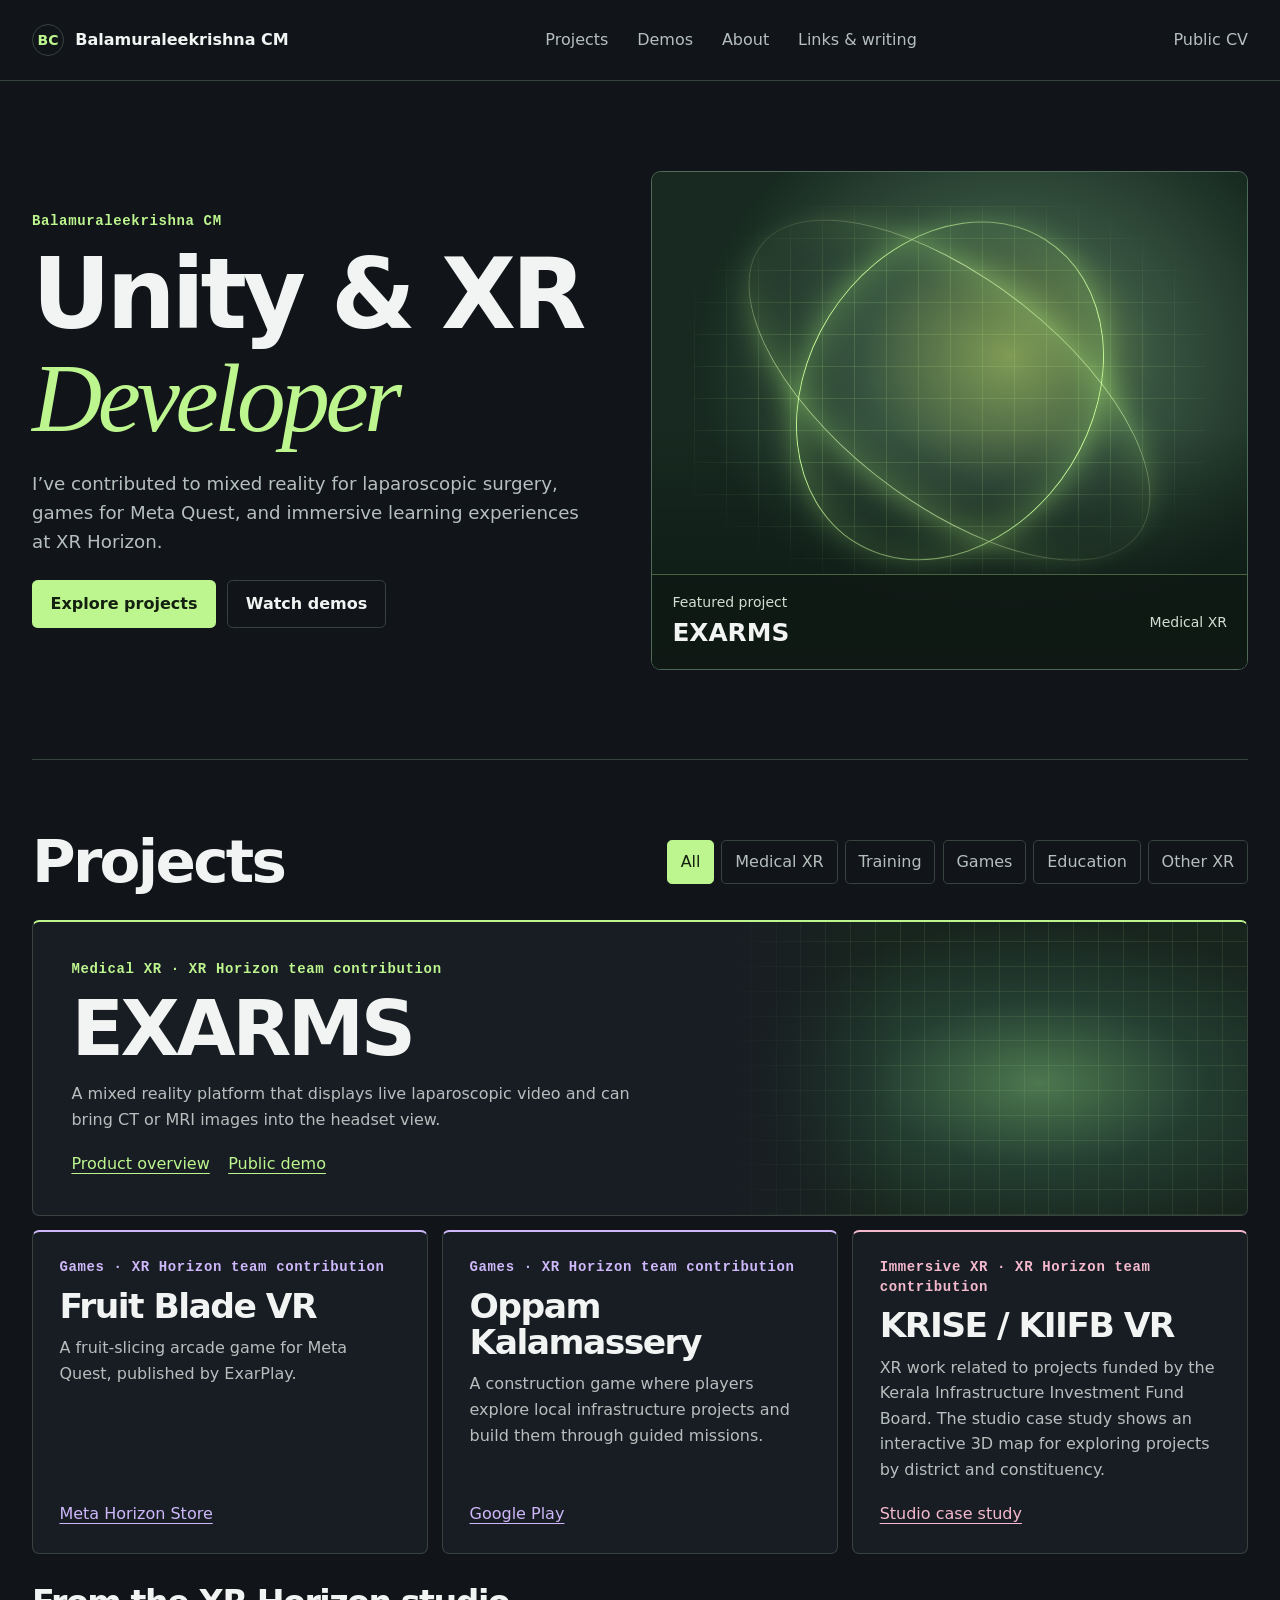
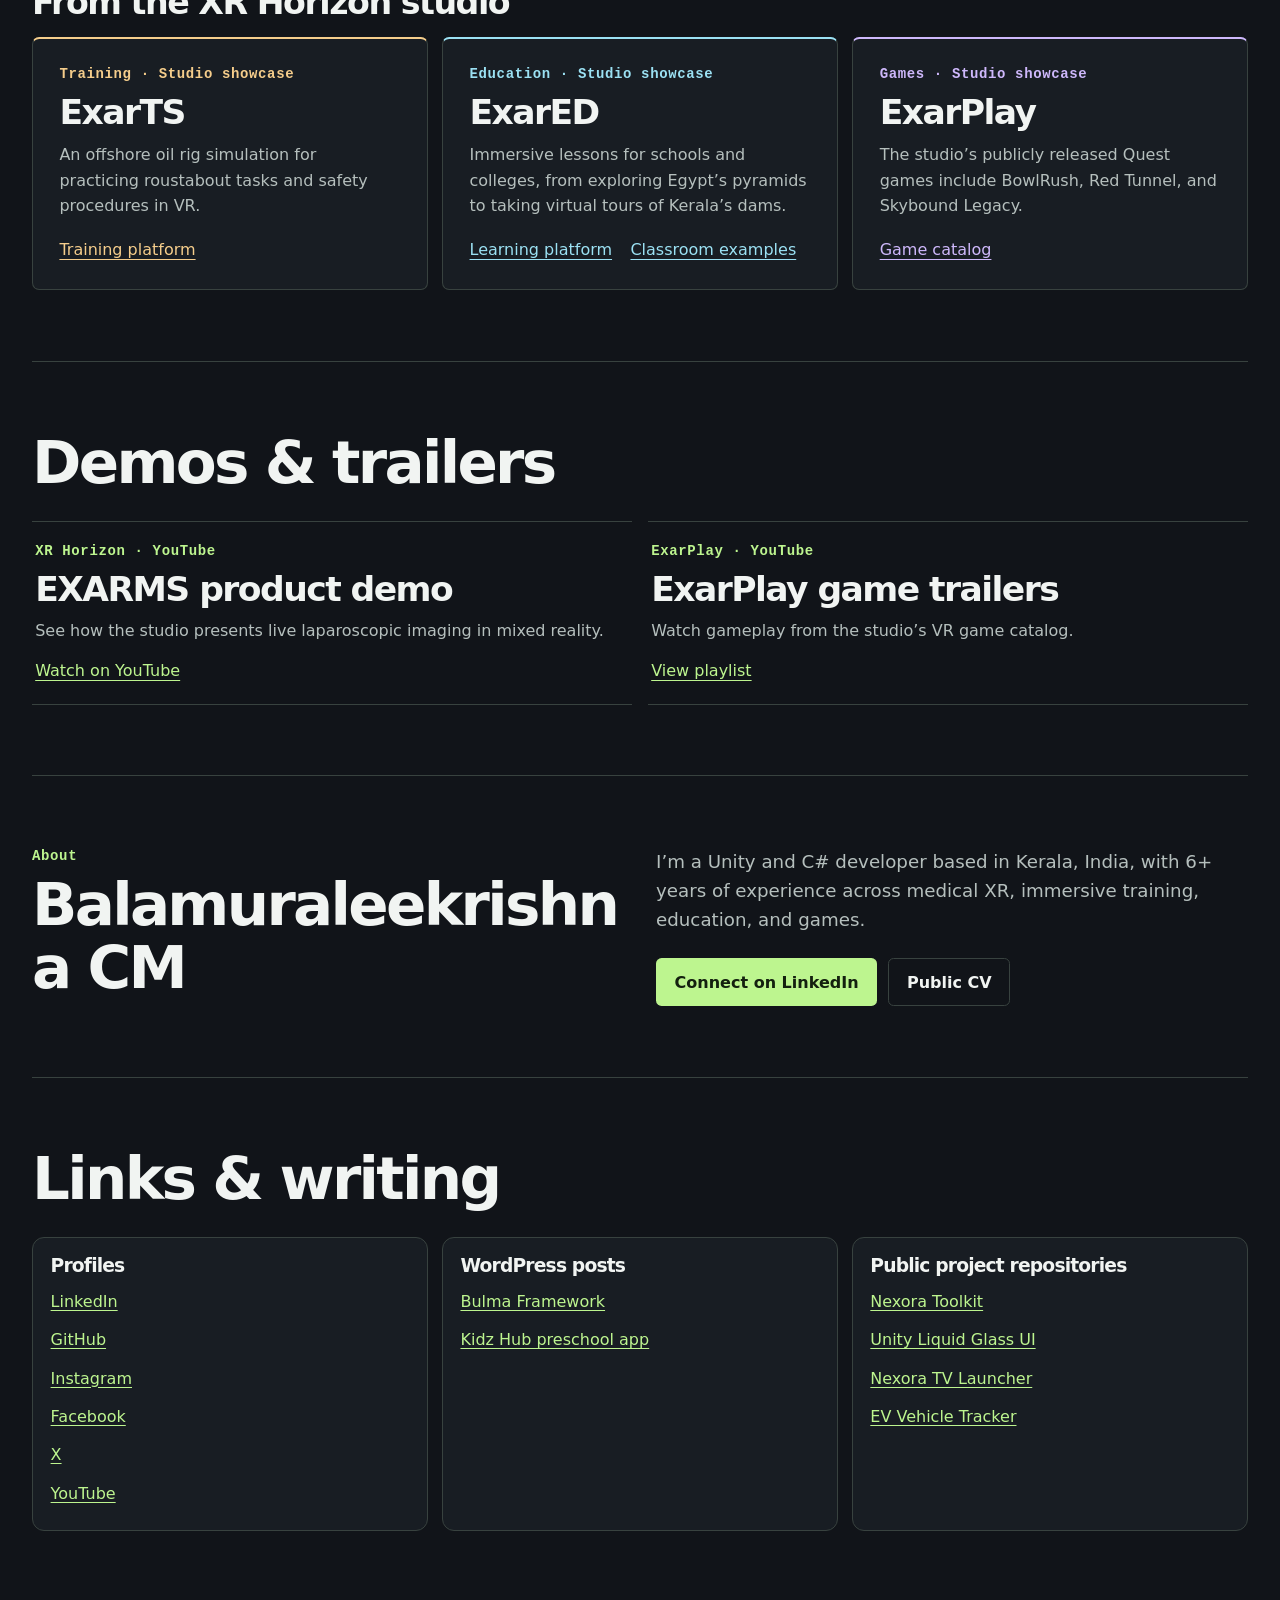
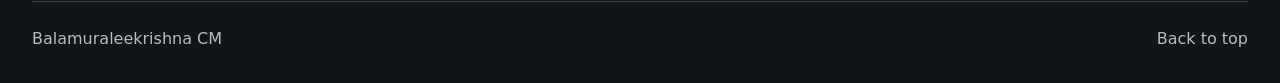
<file: index.html>
<!doctype html>
<html lang="en">
<head>
  <meta charset="utf-8">
  <meta http-equiv="Content-Security-Policy" content="default-src 'none'; script-src 'self'; style-src 'self'; img-src 'self'; base-uri 'none'; form-action 'none'">
  <meta name="referrer" content="no-referrer">
  <meta name="viewport" content="width=device-width, initial-scale=1">
  <meta name="theme-color" content="#111419">
  <meta name="description" content="Public Unity and XR work by Balamuraleekrishna CM, featuring mixed reality for surgery, VR games and immersive education.">
  <title>Balamuraleekrishna CM | Unity &amp; XR Portfolio</title>
  <link rel="stylesheet" href="style.css">
  <script src="portfolio.js" defer></script>
</head>
<body id="top">
  <a class="skip" href="#main">Skip to content</a>
  <header class="topbar">
    <div class="shell topbar-inner">
      <a class="brand" href="#top"><span aria-hidden="true">BC</span>Balamuraleekrishna CM</a>
      <nav aria-label="Main navigation"><a href="#projects">Projects</a><a href="#demos">Demos</a><a href="#about">About</a><a href="#online">Links &amp; writing</a></nav>
      <a class="profile-link" href="cv.html">Public CV</a>
    </div>
  </header>
  <main id="main">
    <section class="hero shell" aria-labelledby="name">
      <div class="hero-copy">
        <p class="eyebrow">Balamuraleekrishna CM</p>
        <h1 id="name">Unity &amp; XR<br><em>Developer</em></h1>
        <p>I’ve contributed to mixed reality for laparoscopic surgery, games for Meta Quest, and immersive learning experiences at XR Horizon.</p>
        <div class="actions"><a class="button primary" href="#projects">Explore projects</a><a class="button secondary" href="#demos">Watch demos</a></div>
      </div>
      <div class="hero-art">
        <div class="hero-image" aria-hidden="true"></div>
        <div class="viewfinder" aria-hidden="true"></div>
        <a class="hero-caption" href="#exarms"><span><small>Featured project</small><strong>EXARMS</strong></span><span>Medical XR</span></a>
      </div>
    </section>
    <section class="shell content-section" id="projects" aria-labelledby="project-title">
      <div class="section-title">
        <h2 id="project-title">Projects</h2>
        <div class="filters" role="group" aria-label="Filter projects" hidden>
          <button type="button" data-filter="all" aria-pressed="true">All</button>
          <button type="button" data-filter="medical" aria-pressed="false">Medical XR</button>
          <button type="button" data-filter="training" aria-pressed="false">Training</button>
          <button type="button" data-filter="games" aria-pressed="false">Games</button>
          <button type="button" data-filter="education" aria-pressed="false">Education</button>
          <button type="button" data-filter="other" aria-pressed="false">Other XR</button>
        </div>
        <p class="sr-only" role="status" id="filter-status"></p>
      </div>
      <div class="project-grid">
        <article class="project medical feature" id="exarms" data-category="medical">
          <div class="project-copy">
            <p class="tag">Medical XR · XR Horizon team contribution</p>
            <h3>EXARMS</h3>
            <p>A mixed reality platform that displays live laparoscopic video and can bring CT or MRI images into the headset view.</p>
            <div class="project-links"><a href="https://xrhorizon.in/exarms/">Product overview</a><a href="#demos">Public demo</a></div>
          </div>
          <div class="feature-media" aria-hidden="true"></div>
        </article>
        <article class="project games" id="fruit-blade" data-category="games">
          <p class="tag">Games · XR Horizon team contribution</p>
          <h3>Fruit Blade VR</h3>
          <p>A fruit-slicing arcade game for Meta Quest, published by ExarPlay.</p>
          <div class="project-links"><a href="https://www.meta.com/en-gb/experiences/fruit-blade-vr/24681582738162961/">Meta Horizon Store</a></div>
        </article>
        <article class="project games" id="oppam" data-category="games education">
          <p class="tag">Games · XR Horizon team contribution</p>
          <h3>Oppam Kalamassery</h3>
          <p>A construction game where players explore local infrastructure projects and build them through guided missions.</p>
          <div class="project-links"><a href="https://play.google.com/store/apps/details?id=com.XRHorizon.Oppam">Google Play</a></div>
        </article>
        <article class="project other" id="kiifb" data-category="other">
          <p class="tag">Immersive XR · XR Horizon team contribution</p>
          <h3>KRISE / KIIFB VR</h3>
          <p>XR work related to projects funded by the Kerala Infrastructure Investment Fund Board. The studio case study shows an interactive 3D map for exploring projects by district and constituency.</p>
          <div class="project-links"><a href="https://xrhorizon.in/projects/metaverse-of-kiifb-funded-projects/">Studio case study</a></div>
        </article>
      </div>
      <div class="studio" id="studio" data-studio>
        <h3>From the XR Horizon studio</h3>
        <div class="project-grid">
          <article class="project training" id="exarts" data-category="training">
            <p class="tag">Training · Studio showcase</p>
            <h4>ExarTS</h4>
            <p>An offshore oil rig simulation for practicing roustabout tasks and safety procedures in VR.</p>
            <div class="project-links"><a href="https://xrhorizon.in/exarts/">Training platform</a></div>
          </article>
          <article class="project education" id="exared" data-category="education">
            <p class="tag">Education · Studio showcase</p>
            <h4>ExarED</h4>
            <p>Immersive lessons for schools and colleges, from exploring Egypt’s pyramids to taking virtual tours of Kerala’s dams.</p>
            <div class="project-links"><a href="https://xrhorizon.in/exared/">Learning platform</a><a href="https://xrhorizon.in/how-vr-makes-learning-more-interactive-and-engaging/">Classroom examples</a></div>
          </article>
          <article class="project games" id="exarplay" data-category="games">
            <p class="tag">Games · Studio showcase</p>
            <h4>ExarPlay</h4>
            <p>The studio’s publicly released Quest games include BowlRush, Red Tunnel, and Skybound Legacy.</p>
            <div class="project-links"><a href="https://xrhorizon.in/exarplay/">Game catalog</a></div>
          </article>
        </div>
      </div>
    </section>
    <section class="shell content-section" id="demos" aria-labelledby="demo-title">
      <div class="section-title"><h2 id="demo-title">Demos &amp; trailers</h2></div>
      <div class="demo-grid">
        <article class="demo">
          <p class="tag">XR Horizon · YouTube</p>
          <h3>EXARMS product demo</h3>
          <p>See how the studio presents live laparoscopic imaging in mixed reality.</p>
          <a href="https://www.youtube.com/watch?v=bjL8z-YUFzo">Watch on YouTube</a>
        </article>
        <article class="demo">
          <p class="tag">ExarPlay · YouTube</p>
          <h3>ExarPlay game trailers</h3>
          <p>Watch gameplay from the studio’s VR game catalog.</p>
          <a href="https://www.youtube.com/playlist?list=PLCk1N2A2EkJOg_DiT2i23jkX9NZEK5b98">View playlist</a>
        </article>
      </div>
    </section>
    <section class="shell content-section about" id="about" aria-labelledby="about-title">
      <div><p class="eyebrow">About</p><h2 id="about-title">Balamuraleekrishna CM</h2></div>
      <div><p>I’m a Unity and C# developer based in Kerala, India, with 6+ years of experience across medical XR, immersive training, education, and games.</p><div class="actions"><a class="button primary" href="https://in.linkedin.com/in/balamuraleekrishnacm">Connect on LinkedIn</a><a class="button secondary" href="cv.html">Public CV</a></div></div>
    </section>

    <section class="shell content-section" id="online" aria-labelledby="online-title">
      <div class="section-title"><h2 id="online-title">Links &amp; writing</h2></div>
      <div class="online-grid">
        <div class="online-card">
          <h3>Profiles</h3>
          <ul>
            <li><a href="https://www.linkedin.com/in/balamuraleekrishnacm/">LinkedIn</a></li>
            <li><a href="https://github.com/BalamuraleekrishnaCM">GitHub</a></li>
            <li><a href="https://www.instagram.com/balamuraleekrishna/">Instagram</a></li>
            <li><a href="https://www.facebook.com/Balamuraleekrishna.C.M">Facebook</a></li>
            <li><a href="https://x.com/baluwyne">X</a></li>
            <li><a href="https://www.youtube.com/balamuraleekrishnaCM">YouTube</a></li>
          </ul>
        </div>
        <div class="online-card">
          <h3>WordPress posts</h3>
          <ul>
            <li><a href="https://baluwyne.wordpress.com/2018/11/07/bulma-framework/">Bulma Framework</a></li>
            <li><a href="https://baluwyne.wordpress.com/2017/08/27/kidz-hub-all-in-one-preschool-app-for-kids-google-play-top-paid-learning-app/">Kidz Hub preschool app</a></li>
          </ul>
        </div>
        <div class="online-card">
          <h3>Public project repositories</h3>
          <ul>
            <li><a href="https://github.com/BalamuraleekrishnaCM/Nexora">Nexora Toolkit</a></li>
            <li><a href="https://github.com/BalamuraleekrishnaCM/Unity-Liquid-Glass-UI">Unity Liquid Glass UI</a></li>
            <li><a href="https://github.com/BalamuraleekrishnaCM/Nexora-TV-Launcher">Nexora TV Launcher</a></li>
            <li><a href="https://github.com/BalamuraleekrishnaCM/EV-Vehicle-Tracker">EV Vehicle Tracker</a></li>
          </ul>
        </div>
      </div>
    </section>
  </main>
  <footer class="shell footer"><span>Balamuraleekrishna CM</span><a href="#top">Back to top</a></footer>
</body>
</html>
</file>
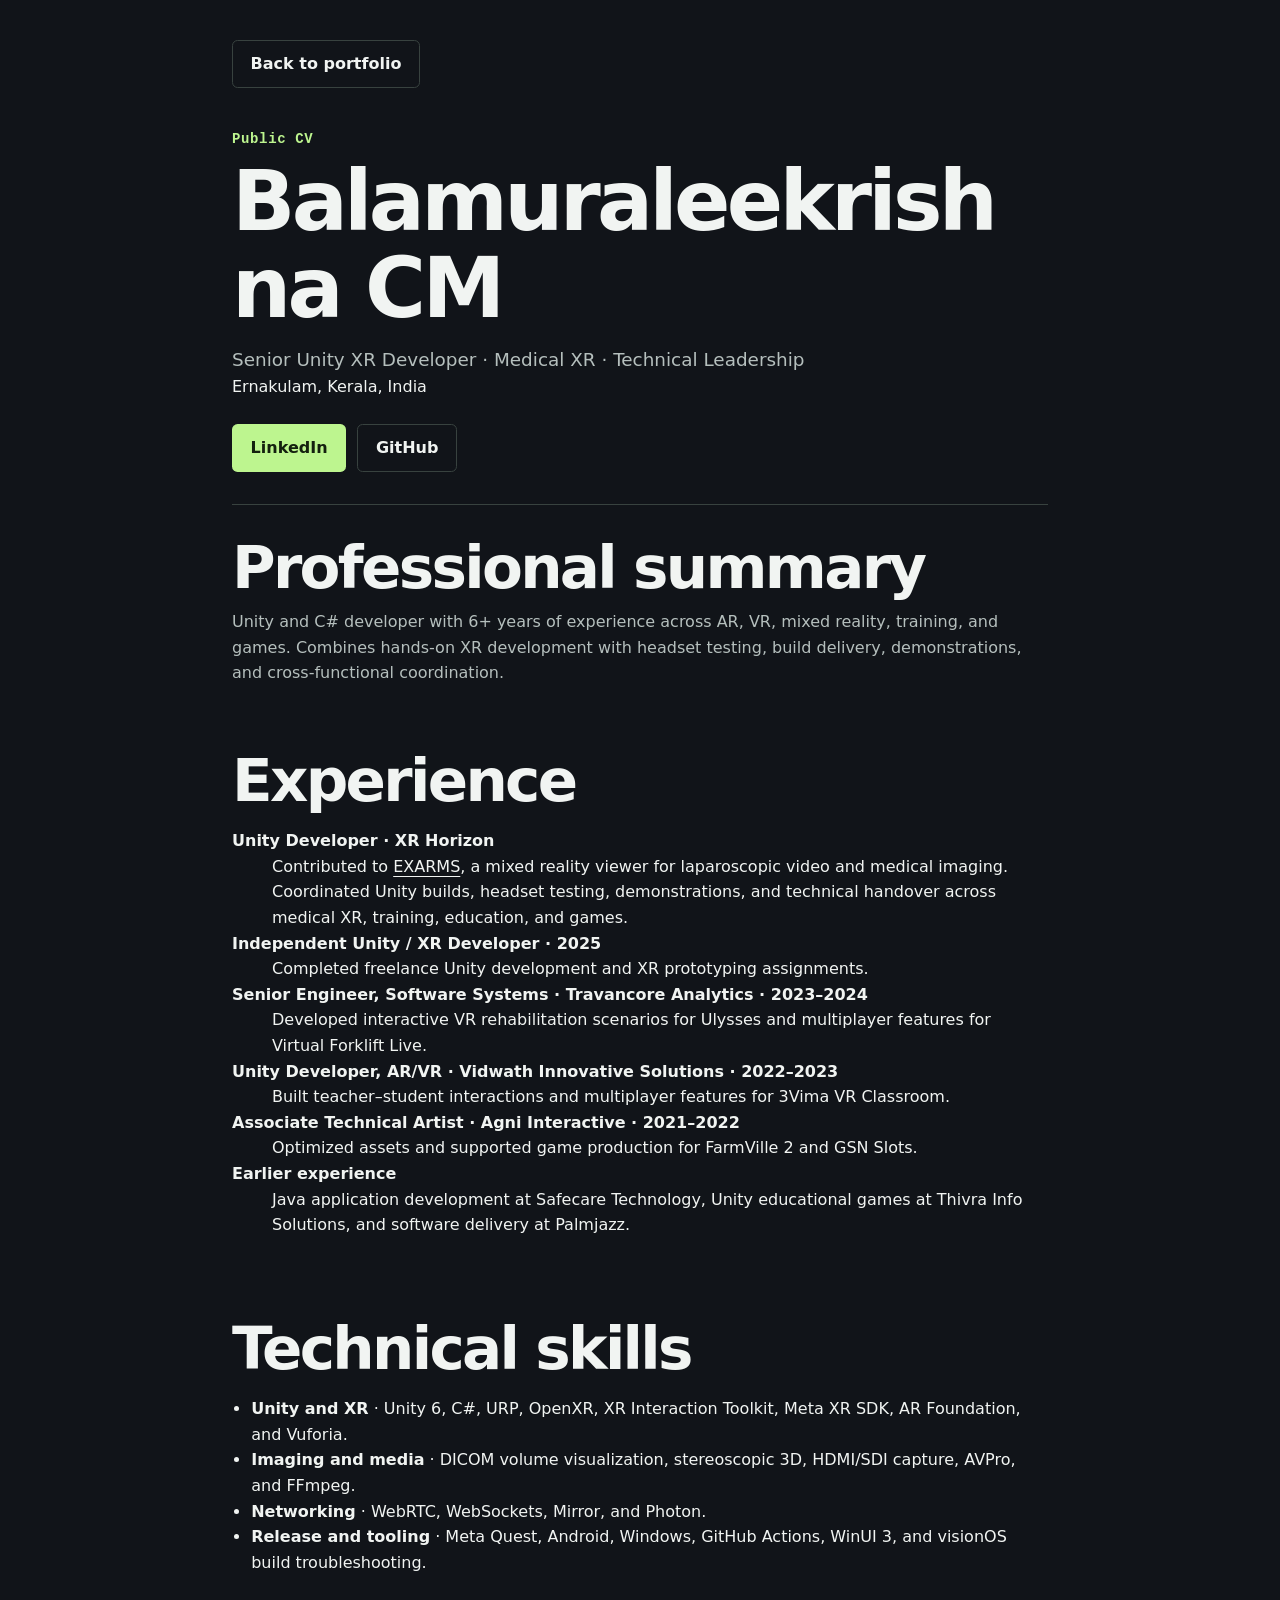
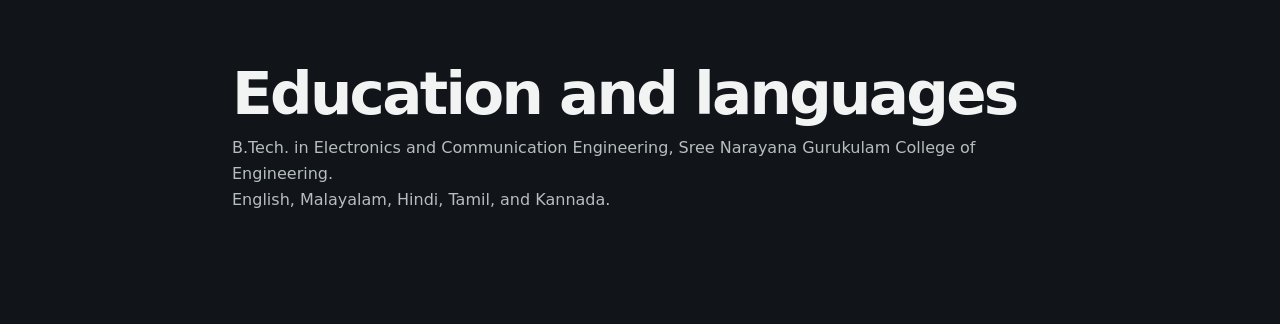
<file: cv.html>
<!doctype html>
<html lang="en">
<head>
  <meta charset="utf-8">
  <meta http-equiv="Content-Security-Policy" content="default-src 'none'; script-src 'self'; style-src 'self'; img-src 'self'; base-uri 'none'; form-action 'none'">
  <meta name="referrer" content="no-referrer">
  <meta name="viewport" content="width=device-width, initial-scale=1">
  <meta name="theme-color" content="#111419">
  <meta name="description" content="Public professional profile of Balamuraleekrishna CM, Unity and XR developer.">
  <title>Public CV | Balamuraleekrishna CM</title>
  <link rel="stylesheet" href="style.css">
</head>
<body>
  <main class="shell public-profile">
    <a class="button secondary" href="index.html">Back to portfolio</a>
    <header>
      <p class="eyebrow">Public CV</p>
      <h1>Balamuraleekrishna CM</h1>
      <p class="profile-role">Senior Unity XR Developer · Medical XR · Technical Leadership</p>
      <p>Ernakulam, Kerala, India</p>
      <div class="actions">
        <a class="button primary" href="https://www.linkedin.com/in/balamuraleekrishnacm/">LinkedIn</a>
        <a class="button secondary" href="https://github.com/BalamuraleekrishnaCM">GitHub</a>
      </div>
    </header>
    <section aria-labelledby="summary">
      <h2 id="summary">Professional summary</h2>
      <p>Unity and C# developer with 6+ years of experience across AR, VR, mixed reality, training, and games. Combines hands-on XR development with headset testing, build delivery, demonstrations, and cross-functional coordination.</p>
    </section>
    <section aria-labelledby="experience">
      <h2 id="experience">Experience</h2>
      <dl>
        <dt><strong>Unity Developer · XR Horizon</strong></dt>
        <dd>Contributed to <a href="index.html#exarms">EXARMS</a>, a mixed reality viewer for laparoscopic video and medical imaging. Coordinated Unity builds, headset testing, demonstrations, and technical handover across medical XR, training, education, and games.</dd>
        <dt><strong>Independent Unity / XR Developer · 2025</strong></dt>
        <dd>Completed freelance Unity development and XR prototyping assignments.</dd>
        <dt><strong>Senior Engineer, Software Systems · Travancore Analytics · 2023–2024</strong></dt>
        <dd>Developed interactive VR rehabilitation scenarios for Ulysses and multiplayer features for Virtual Forklift Live.</dd>
        <dt><strong>Unity Developer, AR/VR · Vidwath Innovative Solutions · 2022–2023</strong></dt>
        <dd>Built teacher–student interactions and multiplayer features for 3Vima VR Classroom.</dd>
        <dt><strong>Associate Technical Artist · Agni Interactive · 2021–2022</strong></dt>
        <dd>Optimized assets and supported game production for FarmVille 2 and GSN Slots.</dd>
        <dt><strong>Earlier experience</strong></dt>
        <dd>Java application development at Safecare Technology, Unity educational games at Thivra Info Solutions, and software delivery at Palmjazz.</dd>
      </dl>
    </section>
    <section aria-labelledby="skills">
      <h2 id="skills">Technical skills</h2>
      <ul class="profile-projects">
        <li><strong>Unity and XR</strong> · Unity 6, C#, URP, OpenXR, XR Interaction Toolkit, Meta XR SDK, AR Foundation, and Vuforia.</li>
        <li><strong>Imaging and media</strong> · DICOM volume visualization, stereoscopic 3D, HDMI/SDI capture, AVPro, and FFmpeg.</li>
        <li><strong>Networking</strong> · WebRTC, WebSockets, Mirror, and Photon.</li>
        <li><strong>Release and tooling</strong> · Meta Quest, Android, Windows, GitHub Actions, WinUI 3, and visionOS build troubleshooting.</li>
      </ul>
    </section>
    <section aria-labelledby="education">
      <h2 id="education">Education and languages</h2>
      <p>B.Tech. in Electronics and Communication Engineering, Sree Narayana Gurukulam College of Engineering.</p>
      <p>English, Malayalam, Hindi, Tamil, and Kannada.</p>
    </section>
  </main>
</body>
</html>
</file>
<file: style.css>
:root {
  color-scheme: dark;
  --bg: #111419;
  --panel: #181d23;
  --ink: #f1f4f2;
  --muted: #b5bfbd;
  --line: #38423f;
  --green: #bdf58f;
  --blue: #9be1f3;
  --violet: #ceb8fb;
  --gold: #f5cd8b;
  --rose: #f5b9cd;
  font-family: "DM Sans", system-ui, sans-serif;
  background: var(--bg);
  color: var(--ink);
  font-synthesis: none;
}

* { box-sizing: border-box; }
[hidden] { display: none !important; }
body { margin: 0; line-height: 1.6; }
a { color: inherit; text-underline-offset: .27em; }
a:hover { text-decoration-thickness: .15em; }
a:focus-visible, button:focus-visible { outline: 2px solid var(--green); outline-offset: 5px; }
button { font: inherit; }
h1, h2, h3, h4, p { margin: 0; }
h1, h2, h3, h4 { line-height: 1.05; letter-spacing: -.045em; }
h2 { font-size: clamp(2.15rem, 4.65vw, 4.25rem); }
.shell { width: min(100% - 3rem, 76rem); margin-inline: auto; }
.sr-only, .skip:not(:focus) { position: absolute; width: 1px; height: 1px; overflow: hidden; clip-path: inset(50%); white-space: nowrap; }
.skip:focus { position: absolute; padding: .7rem 1rem; background: var(--green); color: var(--bg); z-index: 1; }
.topbar { border-bottom: 1px solid var(--line); }
.topbar-inner { min-height: 5rem; display: flex; align-items: center; justify-content: space-between; flex-wrap: wrap; gap: 1rem 1.7rem; padding-block: .85rem; }
.topbar nav { display: flex; flex-wrap: wrap; gap: .65rem 1.8rem; }
.topbar a, .footer a { text-decoration: none; }
.topbar a:hover, .footer a:hover { text-decoration: underline; }
.topbar nav a, .profile-link { color: var(--muted); }
.brand { display: inline-flex; align-items: center; gap: .7rem; font-weight: 650; }
.brand span { display: grid; place-items: center; width: 2rem; height: 2rem; border: 1px solid var(--line); border-radius: 50%; color: var(--green); font-size: .875rem; }

.hero { display: grid; grid-template-columns: 1fr 1.05fr; align-items: center; gap: clamp(1.5rem, 4vw, 4.2rem); padding-block: clamp(3rem, 7vw, 6.8rem); }
.eyebrow, .tag { color: var(--accent, var(--green)); font: 650 .875rem/1.4 ui-monospace, monospace; letter-spacing: .045em; }
.hero h1 { font-size: clamp(3.55rem, 7.6vw, 7.4rem); margin-block: .8rem 1.25rem; }
.hero h1 em { font-family: Georgia, serif; font-weight: 400; color: var(--green); }
.hero-copy > p:not(.eyebrow), .about p:not(.eyebrow) { color: var(--muted); max-width: 35rem; font-size: 1.14rem; }
.actions { display: flex; flex-wrap: wrap; gap: .7rem; margin-top: 1.5rem; }
.button { display: inline-flex; min-height: 2.875rem; padding: .64rem 1.1rem; align-items: center; border: 1px solid transparent; border-radius: .35rem; font-weight: 650; text-decoration: none; }
.button:hover { text-decoration: underline; }
.primary { background: var(--green); color: #14200f; }
.secondary { border-color: var(--line); color: var(--ink); }

.hero-art { position: relative; display: grid; align-items: end; min-height: clamp(20rem, 39vw, 32rem); isolation: isolate; overflow: hidden; border: 1px solid #4e6a59; border-radius: .6rem; background: #172720; }
.hero-image, .viewfinder { pointer-events: none; position: absolute; }
.hero-image { inset: 0; z-index: -2; background:
  linear-gradient(0deg, #0c1713 1%, transparent 48%),
  radial-gradient(ellipse at 60% 37%, #809b55 0%, #375440 29%, #172920 62%);
}
.viewfinder { inset: 7% 7% 19%; z-index: -1; background-image: linear-gradient(#bdf58f25 1px, transparent 1px), linear-gradient(90deg, #bdf58f25 1px, transparent 1px); background-size: 2rem 2rem; overflow: hidden; mask-image: radial-gradient(ellipse, #000 50%, transparent 84%); }
.viewfinder::before, .viewfinder::after { content: ""; position: absolute; inset: 9% 17%; border-radius: 50%; border: 1px solid #cbff9b; transform: rotate(-30deg) skewX(-12deg); box-shadow: 0 0 2rem #b2fb8070, inset 0 0 2.5rem #b2fb8050; }
.viewfinder::after { inset: 19% 4%; transform: rotate(33deg) skewX(15deg); border-color: #deffb0b0; }
.hero-caption { display: flex; min-height: 5.2rem; align-items: center; justify-content: space-between; gap: 1rem; padding: 1rem 1.25rem; border-top: 1px solid #bdf58f55; background: #101914d9; text-decoration: none; }
.hero-caption:hover strong { text-decoration: underline; }
.hero-caption small, .hero-caption strong { display: block; }
.hero-caption small, .hero-caption > span:last-child { color: #d1dfd2; font-size: .875rem; }
.hero-caption strong { font-size: 1.55rem; }

.content-section { padding-block: clamp(2.6rem, 5.5vw, 5.1rem); border-top: 1px solid var(--line); }
.section-title { display: flex; justify-content: space-between; align-items: center; flex-wrap: wrap; gap: 1.25rem; margin-bottom: 1.65rem; }
.filters { display: flex; flex-wrap: wrap; gap: .45rem; }
.filters button { min-height: 2.75rem; padding: .38rem .8rem; border: 1px solid var(--line); border-radius: .3rem; background: transparent; color: var(--muted); cursor: pointer; }
.filters button:hover { border-color: var(--green); color: var(--ink); }
.filters button[aria-pressed="true"] { background: var(--green); border-color: var(--green); color: #14200f; }
.project-grid { display: grid; grid-template-columns: repeat(auto-fit, minmax(min(100%, 19rem), 1fr)); gap: .9rem; }
.project { min-width: 0; display: flex; flex-direction: column; padding: clamp(1.1rem, 2.6vw, 1.65rem); border: 1px solid var(--line); border-top: 2px solid var(--accent); background: var(--panel); border-radius: .45rem; }
.medical { --accent: var(--green); }
.training { --accent: var(--gold); }
.games { --accent: var(--violet); }
.education { --accent: var(--blue); }
.other { --accent: var(--rose); }
.project h3, .project h4, .demo h3 { margin-block: .6rem .7rem; font-size: clamp(1.6rem, 2.7vw, 2.5rem); }
.project p:not(.tag), .demo p:not(.tag), .public-profile section > p { color: var(--muted); }
.project-links { display: flex; flex-wrap: wrap; gap: .45rem 1.15rem; margin-top: auto; padding-top: 1.15rem; color: var(--accent); }
.feature { grid-column: 1 / -1; display: grid; grid-template-columns: 1fr .78fr; overflow: hidden; gap: 1.5rem; padding: 0; }
.feature h3 { font-size: clamp(2.5rem, 6vw, 5rem); }
.project-copy { padding: clamp(1.2rem, 3vw, 2.5rem); }
.feature-media { min-height: 12rem; background:
  linear-gradient(90deg, var(--panel), transparent 32%),
  repeating-linear-gradient(0deg, #bdf58f18 0 1px, transparent 1px 1.55rem),
  repeating-linear-gradient(90deg, #bdf58f18 0 1px, transparent 1px 1.55rem),
  radial-gradient(ellipse at 60% 55%, #4d784f, #233d31 37%, #18251e 70%); }
.studio { margin-top: 2rem; }
.studio > h3 { margin-bottom: 1rem; font-size: clamp(1.6rem, 2.6vw, 2.2rem); }
.demo-grid, .about { display: grid; grid-template-columns: repeat(2, minmax(0, 1fr)); gap: 1rem; }
.demo { border-block: 1px solid var(--line); padding: 1.25rem .2rem; }
.demo a { display: inline-block; margin-top: .9rem; color: var(--green); }
.about { align-items: start; gap: 2rem; }
.about h2 { margin-top: .5rem; overflow-wrap: anywhere; }
.footer { display: flex; flex-wrap: wrap; justify-content: space-between; gap: 1rem; padding-block: 1.5rem 2rem; border-top: 1px solid var(--line); color: var(--muted); }
.public-profile { width: min(100% - 3rem, 51rem); padding-block: 2.5rem 5rem; }
.public-profile header { padding-block: 2.6rem 2rem; border-bottom: 1px solid var(--line); }
.public-profile h1 { margin-block: .55rem .75rem; font-size: clamp(2.6rem, 7vw, 5.2rem); overflow-wrap: anywhere; }
.profile-role { color: var(--muted); font-size: 1.15rem; }
.public-profile section { padding-block: 2rem; }
.public-profile h2 { margin-bottom: .6rem; }
.profile-projects { padding-inline-start: 1.2rem; margin-block: 1rem 1.5rem; }
.profile-projects a { color: var(--green); }

@media (max-width: 52rem) {
  .hero { grid-template-columns: 1fr; }
  .hero-art { min-height: clamp(18rem, 63vw, 26rem); }
}
@media (max-width: 36rem) {
  .shell, .public-profile { width: calc(100% - 2rem); }
  .topbar-inner { column-gap: .8rem; }
  .topbar nav { order: 1; width: 100%; }
  .hero h1 { font-size: clamp(2.75rem, 12vw, 4.5rem); }
  .feature, .demo-grid, .about { grid-template-columns: 1fr; }
  .feature { gap: 0; }
  .feature-media { min-height: 6rem; background: repeating-linear-gradient(90deg, #bdf58f35 0 1px, transparent 1px 1.5rem), linear-gradient(90deg, #1c2923, #426149); }
}

.online-grid { display: grid; grid-template-columns: repeat(3, minmax(0, 1fr)); gap: .85rem; margin-top: 1.4rem; }
.online-card { padding: 1.1rem; border: 1px solid var(--line); border-radius: 12px; background: var(--panel); }
.online-card ul { display: grid; gap: .1rem; padding: 0; margin: .5rem 0 0; list-style: none; }
.online-card a { display: inline-block; padding-block: .35rem; color: var(--green); text-underline-offset: .2em; }

@media (max-width: 700px) {
  .online-grid { grid-template-columns: 1fr; }
}
</file>
